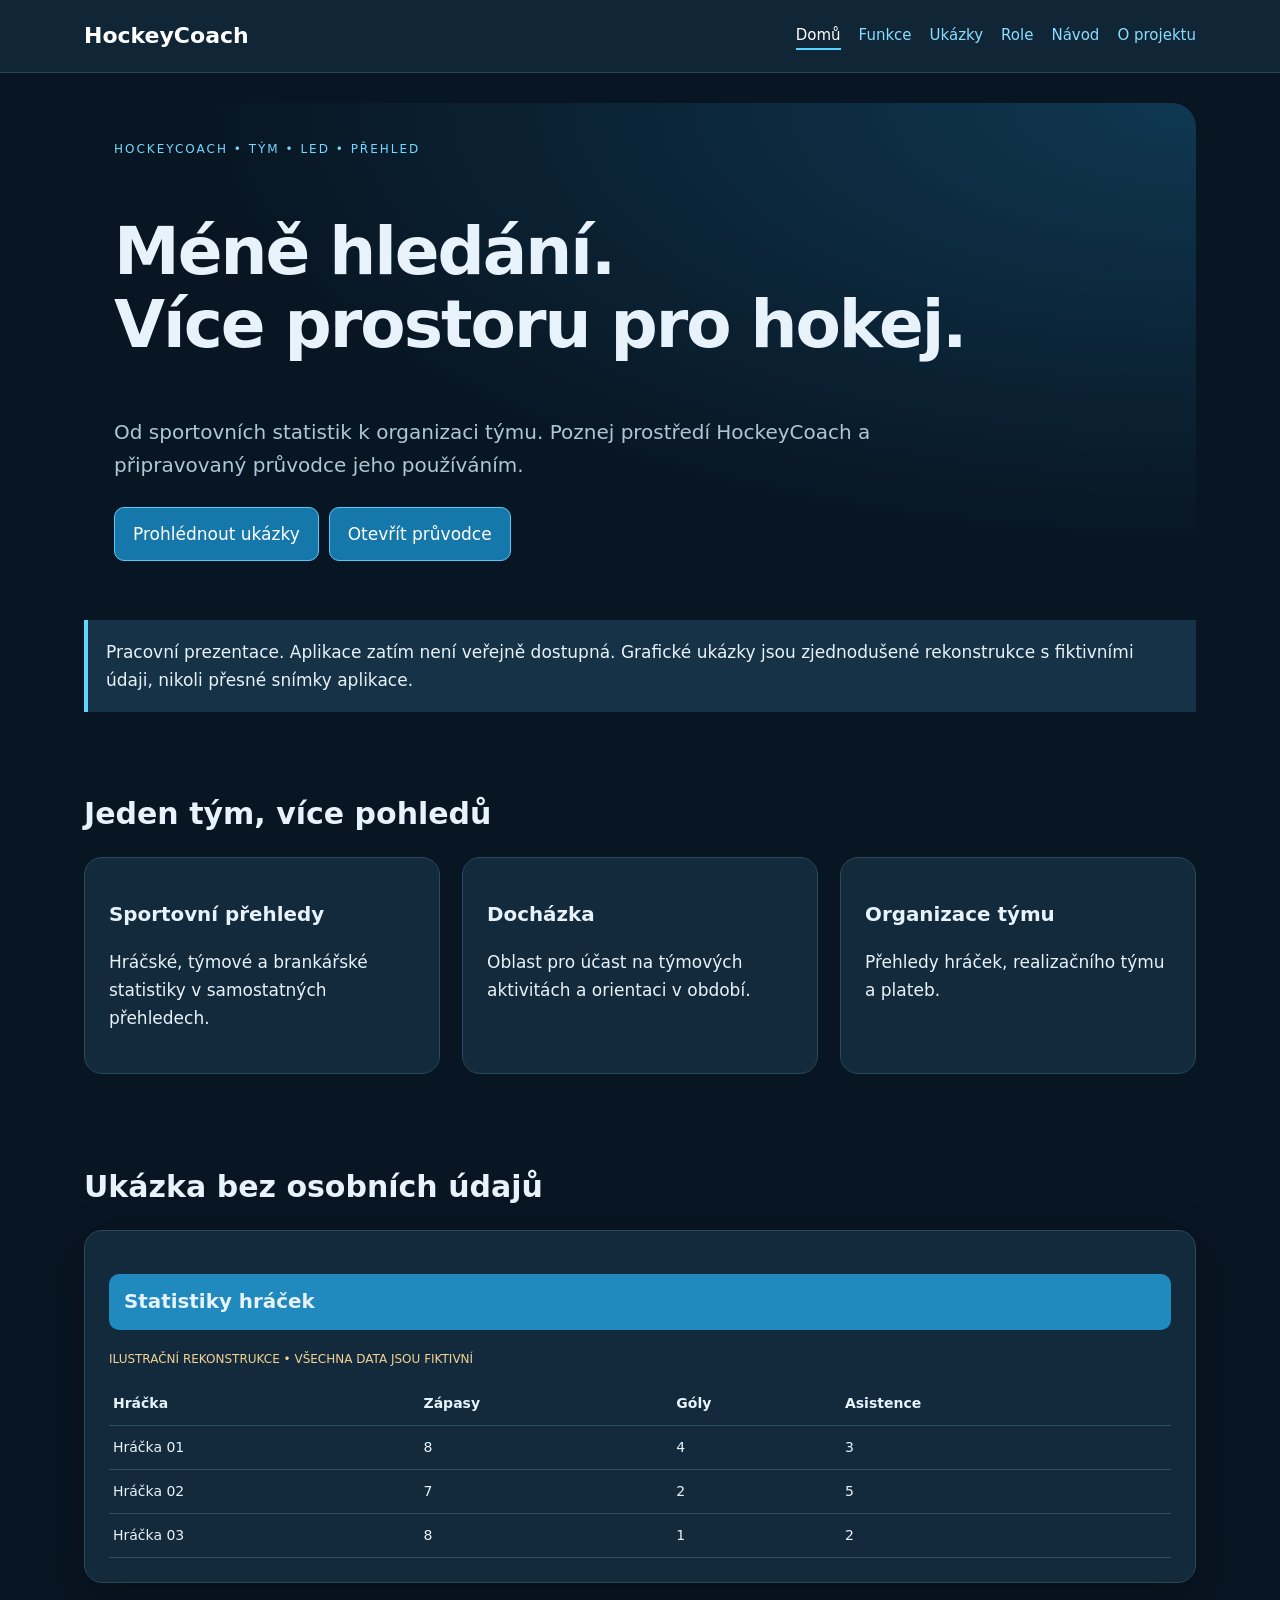
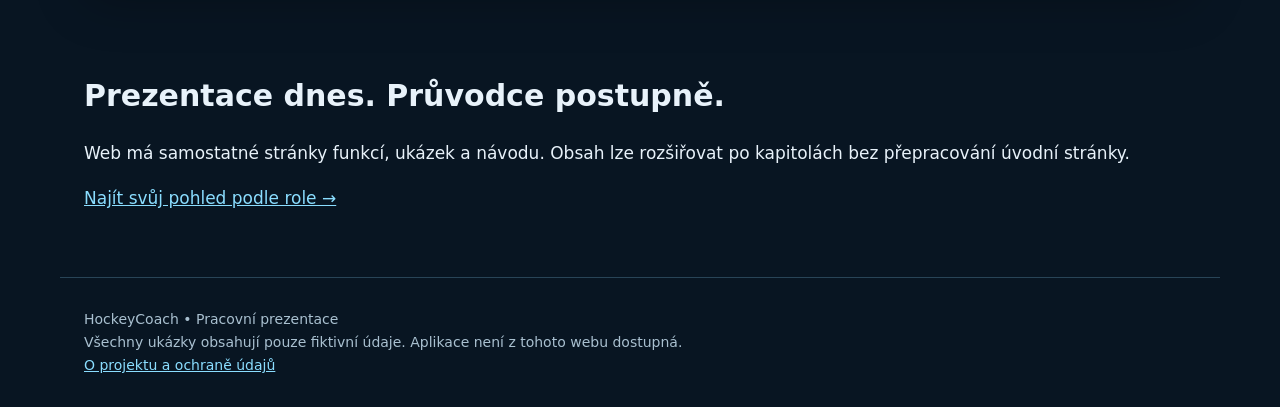
<file: index.html>
<!doctype html><html lang="cs"><head><meta charset="utf-8"><meta name="viewport" content="width=device-width,initial-scale=1"><title>Hokejový tým v přehledu | HockeyCoach</title><meta name="description" content="Pracovní prezentace HockeyCoach s anonymními ilustračními ukázkami a připravovaným návodem."><link rel="stylesheet" href="assets/style.css"><script src="assets/script.js" defer></script></head><body><a class="skip" href="#obsah">Přejít na obsah</a><header><nav aria-label="Hlavní navigace"><a class="brand" href="index.html">HockeyCoach</a><button class="toggle" aria-controls="menu" aria-expanded="false">Menu</button><div class="links" id="menu"><a href="index.html" aria-current="page">Domů</a><a href="funkce.html">Funkce</a><a href="ukazky.html">Ukázky</a><a href="role.html">Role</a><a href="navod.html">Návod</a><a href="o-projektu.html">O projektu</a></div></nav></header><main id="obsah"><section class="hero"><span class="tag">HockeyCoach • tým • led • přehled</span><h1>Méně hledání.<br>Více prostoru pro hokej.</h1><p class="lead">Od sportovních statistik k organizaci týmu. Poznej prostředí HockeyCoach a připravovaný průvodce jeho používáním.</p><a class="button" href="ukazky.html">Prohlédnout ukázky</a><a class="button" href="navod.html">Otevřít průvodce</a></section><div class="note">Pracovní prezentace. Aplikace zatím není veřejně dostupná. Grafické ukázky jsou zjednodušené rekonstrukce s fiktivními údaji, nikoli přesné snímky aplikace.</div><section><h2>Jeden tým, více pohledů</h2><div class="grid"><article class="card"><h3>Sportovní přehledy</h3><p>Hráčské, týmové a brankářské statistiky v samostatných přehledech.</p></article><article class="card"><h3>Docházka</h3><p>Oblast pro účast na týmových aktivitách a orientaci v období.</p></article><article class="card"><h3>Organizace týmu</h3><p>Přehledy hráček, realizačního týmu a plateb.</p></article></div></section><section><h2>Ukázka bez osobních údajů</h2><article class="screen"><h3>Statistiky hráček</h3><p class="demo">ILUSTRAČNÍ REKONSTRUKCE • VŠECHNA DATA JSOU FIKTIVNÍ</p><div class="tablewrap"><table><thead><tr><th scope="col">Hráčka</th><th scope="col">Zápasy</th><th scope="col">Góly</th><th scope="col">Asistence</th></tr></thead><tbody><tr><td>Hráčka 01</td><td>8</td><td>4</td><td>3</td></tr><tr><td>Hráčka 02</td><td>7</td><td>2</td><td>5</td></tr><tr><td>Hráčka 03</td><td>8</td><td>1</td><td>2</td></tr></tbody></table></div></article></section><section><h2>Prezentace dnes. Průvodce postupně.</h2><p>Web má samostatné stránky funkcí, ukázek a návodu. Obsah lze rozšiřovat po kapitolách bez přepracování úvodní stránky.</p><a href="role.html">Najít svůj pohled podle role →</a></section></main><footer>HockeyCoach • Pracovní prezentace<br>Všechny ukázky obsahují pouze fiktivní údaje. Aplikace není z tohoto webu dostupná.<br><a href="o-projektu.html">O projektu a ochraně údajů</a></footer></body></html>
</file>
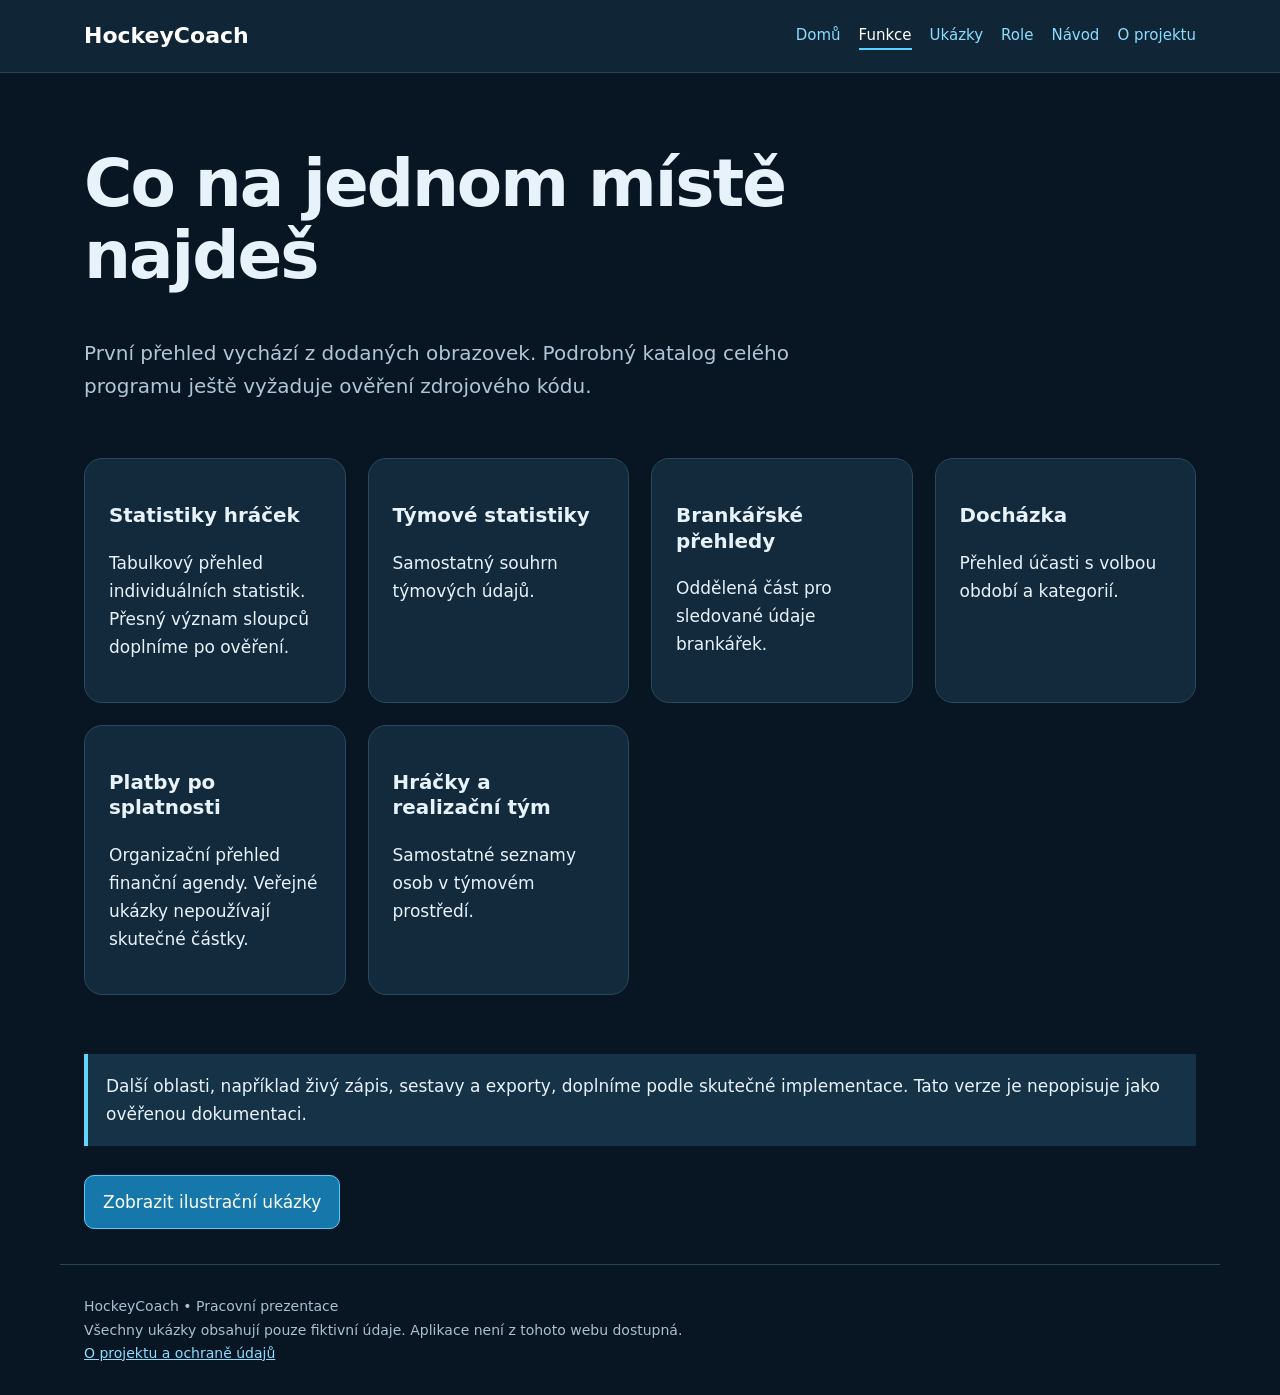
<file: funkce.html>
<!doctype html><html lang="cs"><head><meta charset="utf-8"><meta name="viewport" content="width=device-width,initial-scale=1"><title>Přehled funkcí | HockeyCoach</title><meta name="description" content="Pracovní prezentace HockeyCoach s anonymními ilustračními ukázkami a připravovaným návodem."><link rel="stylesheet" href="assets/style.css"><script src="assets/script.js" defer></script></head><body><a class="skip" href="#obsah">Přejít na obsah</a><header><nav aria-label="Hlavní navigace"><a class="brand" href="index.html">HockeyCoach</a><button class="toggle" aria-controls="menu" aria-expanded="false">Menu</button><div class="links" id="menu"><a href="index.html">Domů</a><a href="funkce.html" aria-current="page">Funkce</a><a href="ukazky.html">Ukázky</a><a href="role.html">Role</a><a href="navod.html">Návod</a><a href="o-projektu.html">O projektu</a></div></nav></header><main id="obsah"><h1>Co na jednom místě najdeš</h1><p class="lead">První přehled vychází z dodaných obrazovek. Podrobný katalog celého programu ještě vyžaduje ověření zdrojového kódu.</p><section><div class="grid"><article class="card"><h3>Statistiky hráček</h3><p>Tabulkový přehled individuálních statistik. Přesný význam sloupců doplníme po ověření.</p></article><article class="card"><h3>Týmové statistiky</h3><p>Samostatný souhrn týmových údajů.</p></article><article class="card"><h3>Brankářské přehledy</h3><p>Oddělená část pro sledované údaje brankářek.</p></article><article class="card"><h3>Docházka</h3><p>Přehled účasti s volbou období a kategorií.</p></article><article class="card"><h3>Platby po splatnosti</h3><p>Organizační přehled finanční agendy. Veřejné ukázky nepoužívají skutečné částky.</p></article><article class="card"><h3>Hráčky a realizační tým</h3><p>Samostatné seznamy osob v týmovém prostředí.</p></article></div></section><div class="note">Další oblasti, například živý zápis, sestavy a exporty, doplníme podle skutečné implementace. Tato verze je nepopisuje jako ověřenou dokumentaci.</div><a class="button" href="ukazky.html">Zobrazit ilustrační ukázky</a></main><footer>HockeyCoach • Pracovní prezentace<br>Všechny ukázky obsahují pouze fiktivní údaje. Aplikace není z tohoto webu dostupná.<br><a href="o-projektu.html">O projektu a ochraně údajů</a></footer></body></html>
</file>
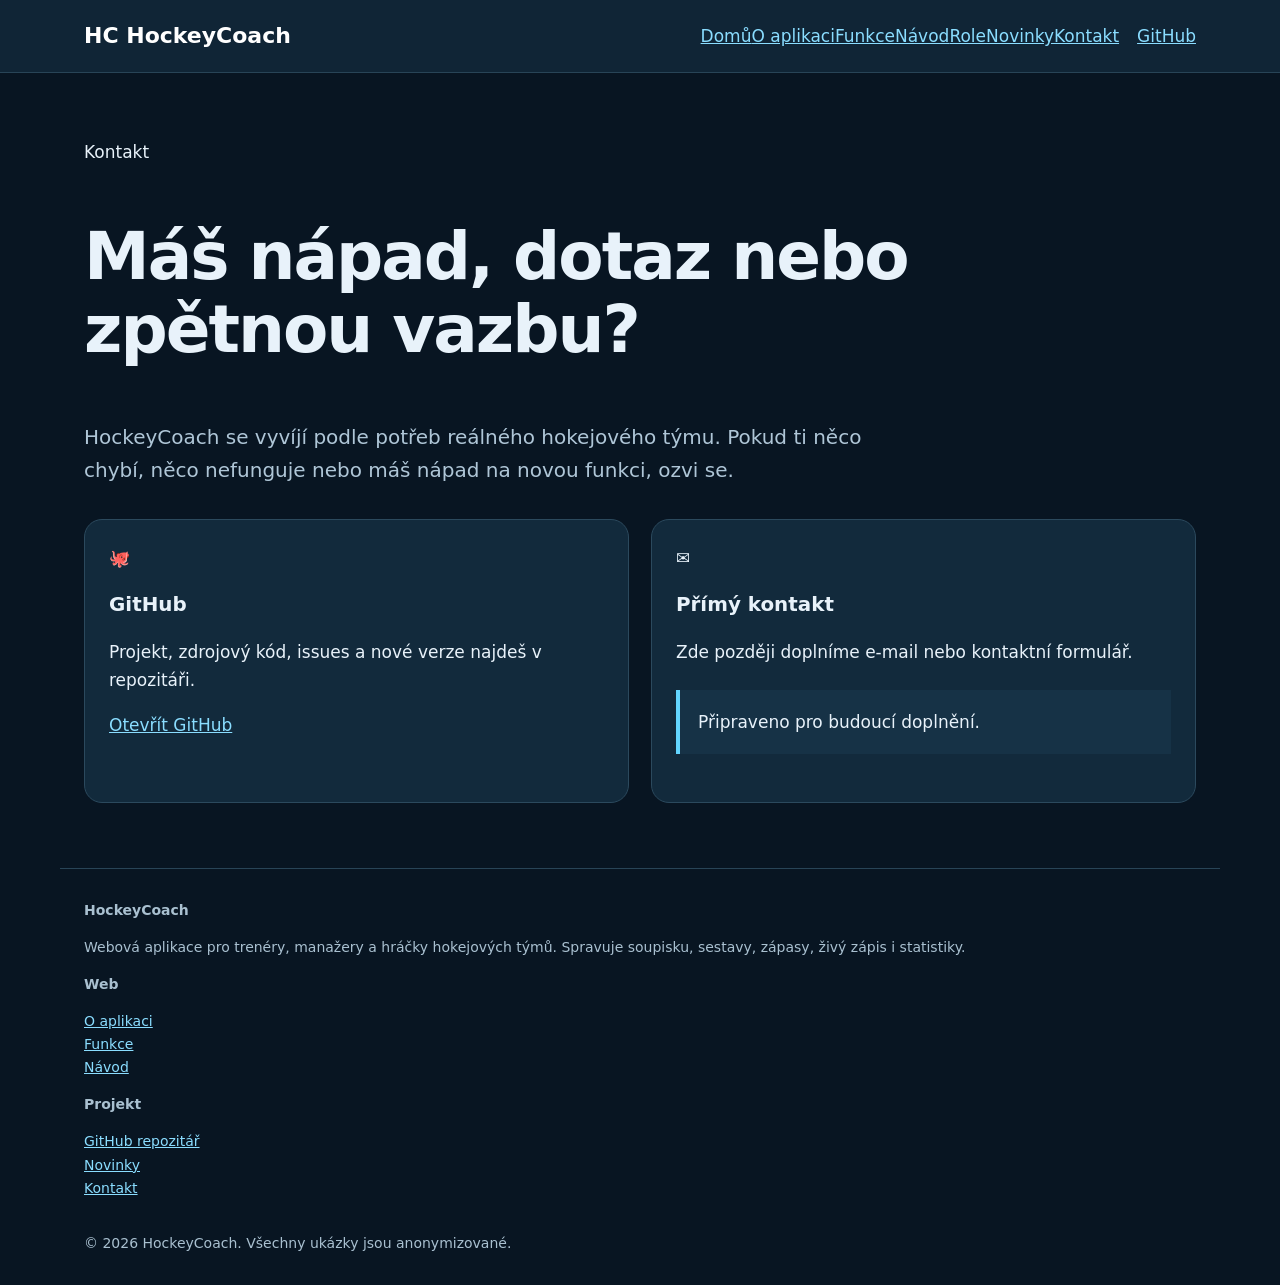
<file: kontakt.html>
<!doctype html><html lang="cs"><head><meta charset="utf-8"><meta name="viewport" content="width=device-width,initial-scale=1"><title>Kontakt | HockeyCoach</title><meta name="description" content="HockeyCoach je webová aplikace pro hokejové trenéry, manažery a hráčky: soupiska, sestavy, zápasy, živý zápis a statistiky."><link rel="stylesheet" href="assets/style.css"></head><body><header><nav class="container nav"><a class="brand" href="index.html"><span class="logo">HC</span> HockeyCoach</a><div class="menu"><a href="index.html" class="">Domů</a><a href="o-aplikaci.html" class="">O aplikaci</a><a href="funkce.html" class="">Funkce</a><a href="navod.html" class="">Návod</a><a href="role.html" class="">Role</a><a href="novinky.html" class="">Novinky</a><a href="kontakt.html" class="active">Kontakt</a></div><a class="btn btn-ghost" href="https://github.com/tomaskreJH/HockeyCoach">GitHub</a></nav></header><main>
<section class="section"><div class="container">
<span class="kicker">Kontakt</span><h1>Máš nápad, dotaz nebo zpětnou vazbu?</h1>
<p class="lead">HockeyCoach se vyvíjí podle potřeb reálného hokejového týmu. Pokud ti něco chybí, něco nefunguje nebo máš nápad na novou funkci, ozvi se.</p>
<div class="grid g2" style="margin-top:2rem">
<div class="card reveal"><div class="icon">🐙</div><h3>GitHub</h3><p>Projekt, zdrojový kód, issues a nové verze najdeš v repozitáři.</p><a class="btn btn-primary" href="https://github.com/tomaskreJH/HockeyCoach">Otevřít GitHub</a></div>
<div class="card reveal"><div class="icon">✉️</div><h3>Přímý kontakt</h3><p>Zde později doplníme e-mail nebo kontaktní formulář.</p><div class="note">Připraveno pro budoucí doplnění.</div></div>
</div></div></section>
</main><footer><div class="container footer-grid">
    <div><strong>HockeyCoach</strong><p>Webová aplikace pro trenéry, manažery a hráčky hokejových týmů. Spravuje soupisku, sestavy, zápasy, živý zápis i statistiky.</p></div>
    <div><strong>Web</strong><p><a href="o-aplikaci.html">O aplikaci</a><br><a href="funkce.html">Funkce</a><br><a href="navod.html">Návod</a></p></div>
    <div><strong>Projekt</strong><p><a href="https://github.com/tomaskreJH/HockeyCoach">GitHub repozitář</a><br><a href="novinky.html">Novinky</a><br><a href="kontakt.html">Kontakt</a></p></div>
    </div><div class="container" style="margin-top:2rem">© 2026 HockeyCoach. Všechny ukázky jsou anonymizované.</div></footer><script src="assets/script.js"></script></body></html>
</file>
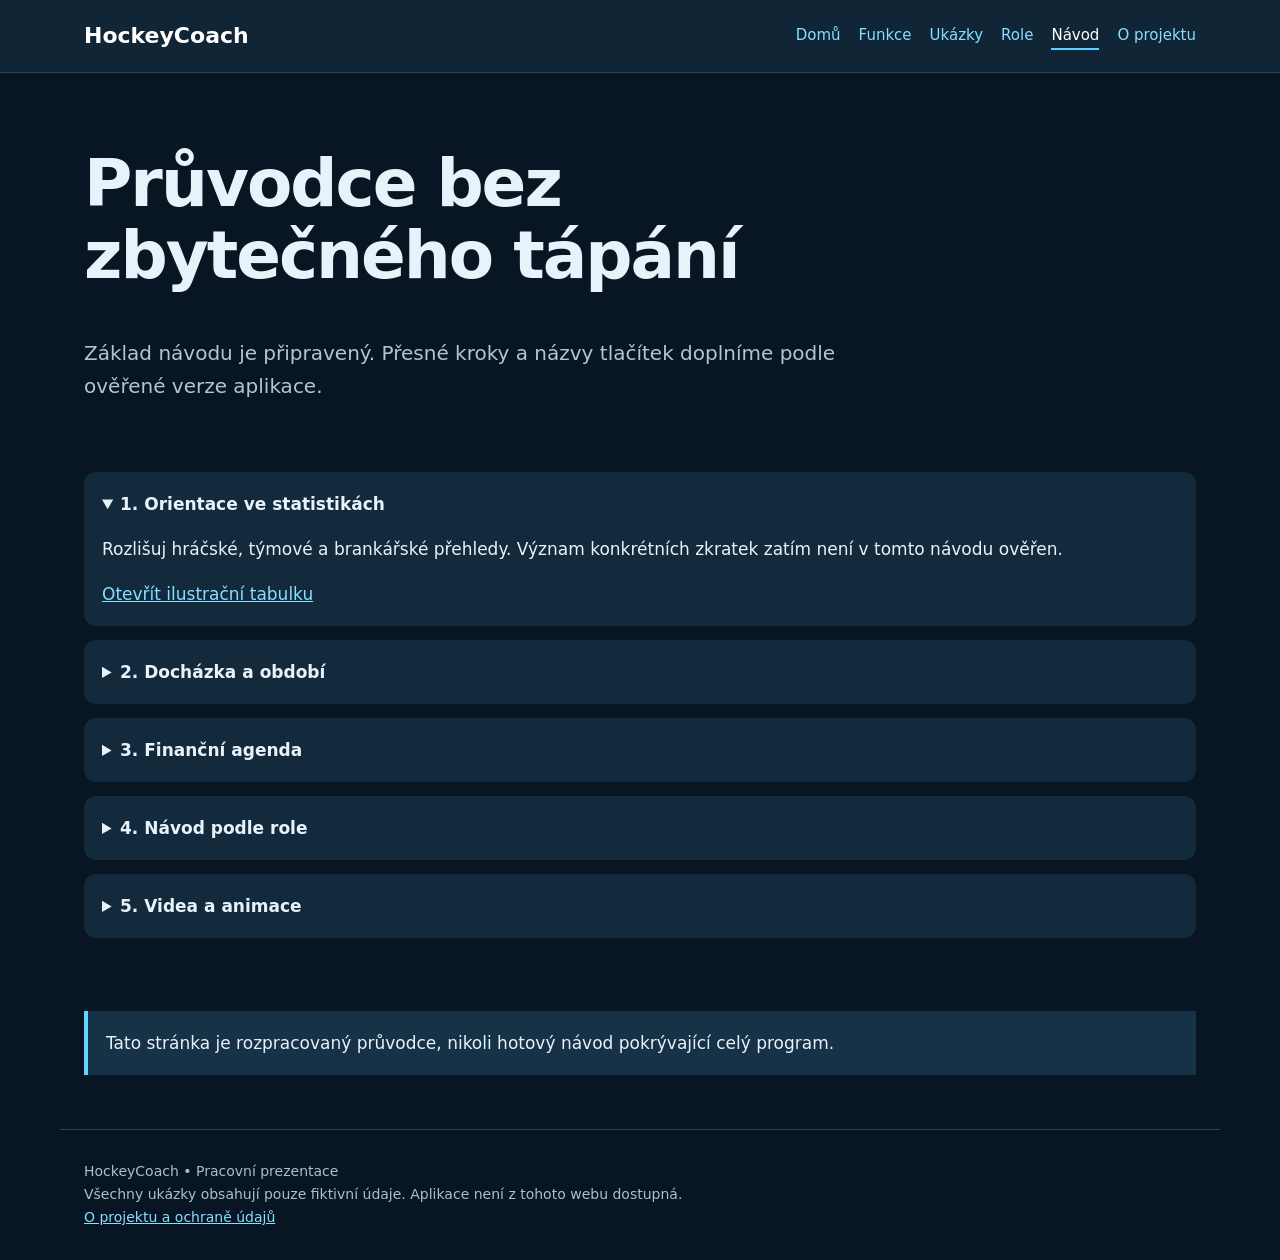
<file: navod.html>
<!doctype html><html lang="cs"><head><meta charset="utf-8"><meta name="viewport" content="width=device-width,initial-scale=1"><title>Grafický návod | HockeyCoach</title><meta name="description" content="Pracovní prezentace HockeyCoach s anonymními ilustračními ukázkami a připravovaným návodem."><link rel="stylesheet" href="assets/style.css"><script src="assets/script.js" defer></script></head><body><a class="skip" href="#obsah">Přejít na obsah</a><header><nav aria-label="Hlavní navigace"><a class="brand" href="index.html">HockeyCoach</a><button class="toggle" aria-controls="menu" aria-expanded="false">Menu</button><div class="links" id="menu"><a href="index.html">Domů</a><a href="funkce.html">Funkce</a><a href="ukazky.html">Ukázky</a><a href="role.html">Role</a><a href="navod.html" aria-current="page">Návod</a><a href="o-projektu.html">O projektu</a></div></nav></header><main id="obsah"><h1>Průvodce bez zbytečného tápání</h1><p class="lead">Základ návodu je připravený. Přesné kroky a názvy tlačítek doplníme podle ověřené verze aplikace.</p><section><details open><summary>1. Orientace ve statistikách</summary><p>Rozlišuj hráčské, týmové a brankářské přehledy. Význam konkrétních zkratek zatím není v tomto návodu ověřen.</p><a href="ukazky.html">Otevřít ilustrační tabulku</a></details><details><summary>2. Docházka a období</summary><p>Docházka má vlastní přehled. Při interpretaci údajů je důležité sledovat zobrazené období. Přesný postup změny filtru ještě doplníme.</p></details><details><summary>3. Finanční agenda</summary><p>Platební přehledy odděluj od sportovních statistik. Částky v ukázkách jsou modelové a neslouží jako účetní podklad.</p></details><details><summary>4. Návod podle role</summary><p>Kapitoly pro manažera, trenéra, asistenta, hráčku a hostující hráčku budeme navazovat na skutečná oprávnění.</p><a href="role.html">Přehled rolí</a></details><details><summary>5. Videa a animace</summary><p>V budoucnu mohou doplnit složitější postupy. V této verzi nejsou vložená videa ani záznamy skutečných dat.</p></details></section><div class="note">Tato stránka je rozpracovaný průvodce, nikoli hotový návod pokrývající celý program.</div></main><footer>HockeyCoach • Pracovní prezentace<br>Všechny ukázky obsahují pouze fiktivní údaje. Aplikace není z tohoto webu dostupná.<br><a href="o-projektu.html">O projektu a ochraně údajů</a></footer></body></html>
</file>
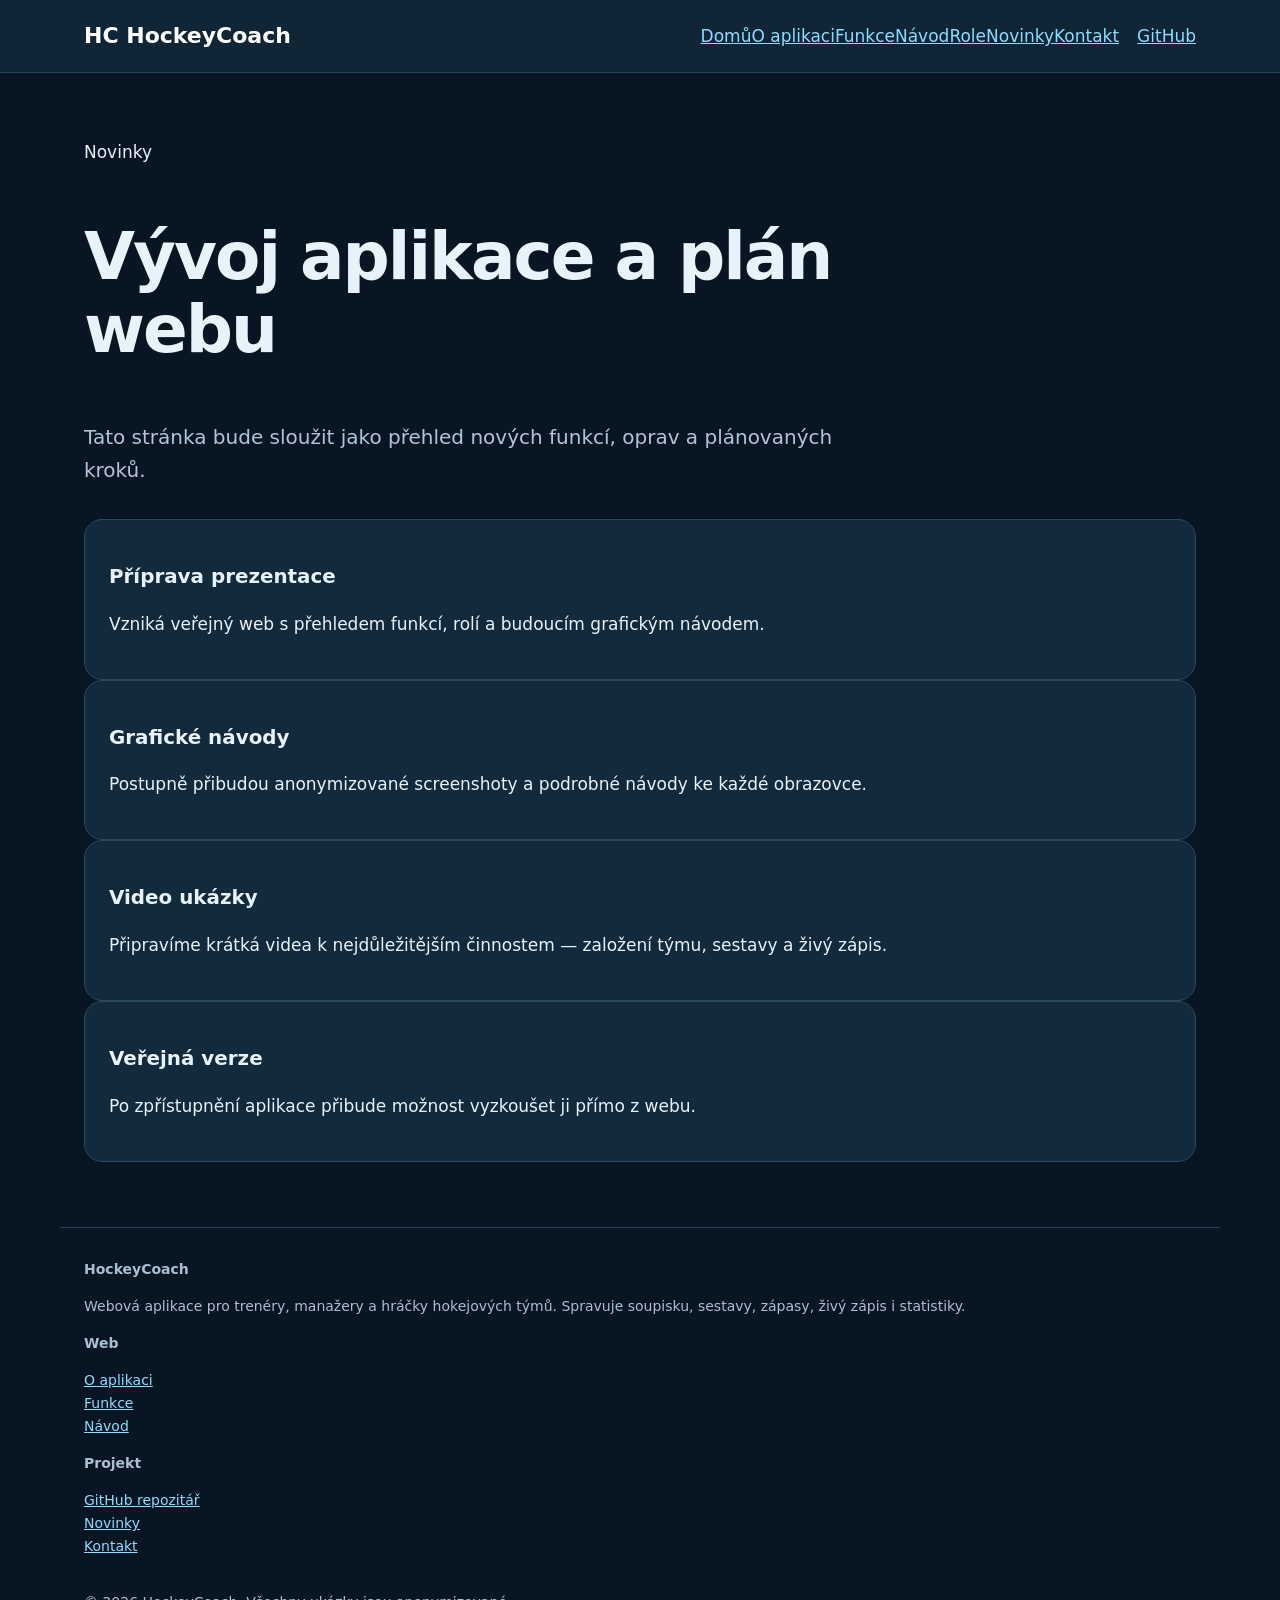
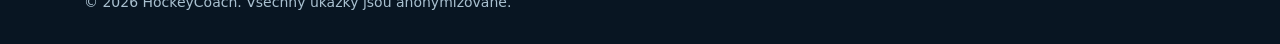
<file: novinky.html>
<!doctype html><html lang="cs"><head><meta charset="utf-8"><meta name="viewport" content="width=device-width,initial-scale=1"><title>Novinky a plán | HockeyCoach</title><meta name="description" content="HockeyCoach je webová aplikace pro hokejové trenéry, manažery a hráčky: soupiska, sestavy, zápasy, živý zápis a statistiky."><link rel="stylesheet" href="assets/style.css"></head><body><header><nav class="container nav"><a class="brand" href="index.html"><span class="logo">HC</span> HockeyCoach</a><div class="menu"><a href="index.html" class="">Domů</a><a href="o-aplikaci.html" class="">O aplikaci</a><a href="funkce.html" class="">Funkce</a><a href="navod.html" class="">Návod</a><a href="role.html" class="">Role</a><a href="novinky.html" class="active">Novinky</a><a href="kontakt.html" class="">Kontakt</a></div><a class="btn btn-ghost" href="https://github.com/tomaskreJH/HockeyCoach">GitHub</a></nav></header><main>
<section class="section"><div class="container">
<span class="kicker">Novinky</span><h1>Vývoj aplikace a plán webu</h1>
<p class="lead">Tato stránka bude sloužit jako přehled nových funkcí, oprav a plánovaných kroků.</p>
<div class="timeline" style="margin-top:2rem">
<div class="timeline-item card reveal"><h3>Příprava prezentace</h3><p>Vzniká veřejný web s přehledem funkcí, rolí a budoucím grafickým návodem.</p></div>
<div class="timeline-item card reveal"><h3>Grafické návody</h3><p>Postupně přibudou anonymizované screenshoty a podrobné návody ke každé obrazovce.</p></div>
<div class="timeline-item card reveal"><h3>Video ukázky</h3><p>Připravíme krátká videa k nejdůležitějším činnostem — založení týmu, sestavy a živý zápis.</p></div>
<div class="timeline-item card reveal"><h3>Veřejná verze</h3><p>Po zpřístupnění aplikace přibude možnost vyzkoušet ji přímo z webu.</p></div>
</div></div></section>
</main><footer><div class="container footer-grid">
    <div><strong>HockeyCoach</strong><p>Webová aplikace pro trenéry, manažery a hráčky hokejových týmů. Spravuje soupisku, sestavy, zápasy, živý zápis i statistiky.</p></div>
    <div><strong>Web</strong><p><a href="o-aplikaci.html">O aplikaci</a><br><a href="funkce.html">Funkce</a><br><a href="navod.html">Návod</a></p></div>
    <div><strong>Projekt</strong><p><a href="https://github.com/tomaskreJH/HockeyCoach">GitHub repozitář</a><br><a href="novinky.html">Novinky</a><br><a href="kontakt.html">Kontakt</a></p></div>
    </div><div class="container" style="margin-top:2rem">© 2026 HockeyCoach. Všechny ukázky jsou anonymizované.</div></footer><script src="assets/script.js"></script></body></html>
</file>
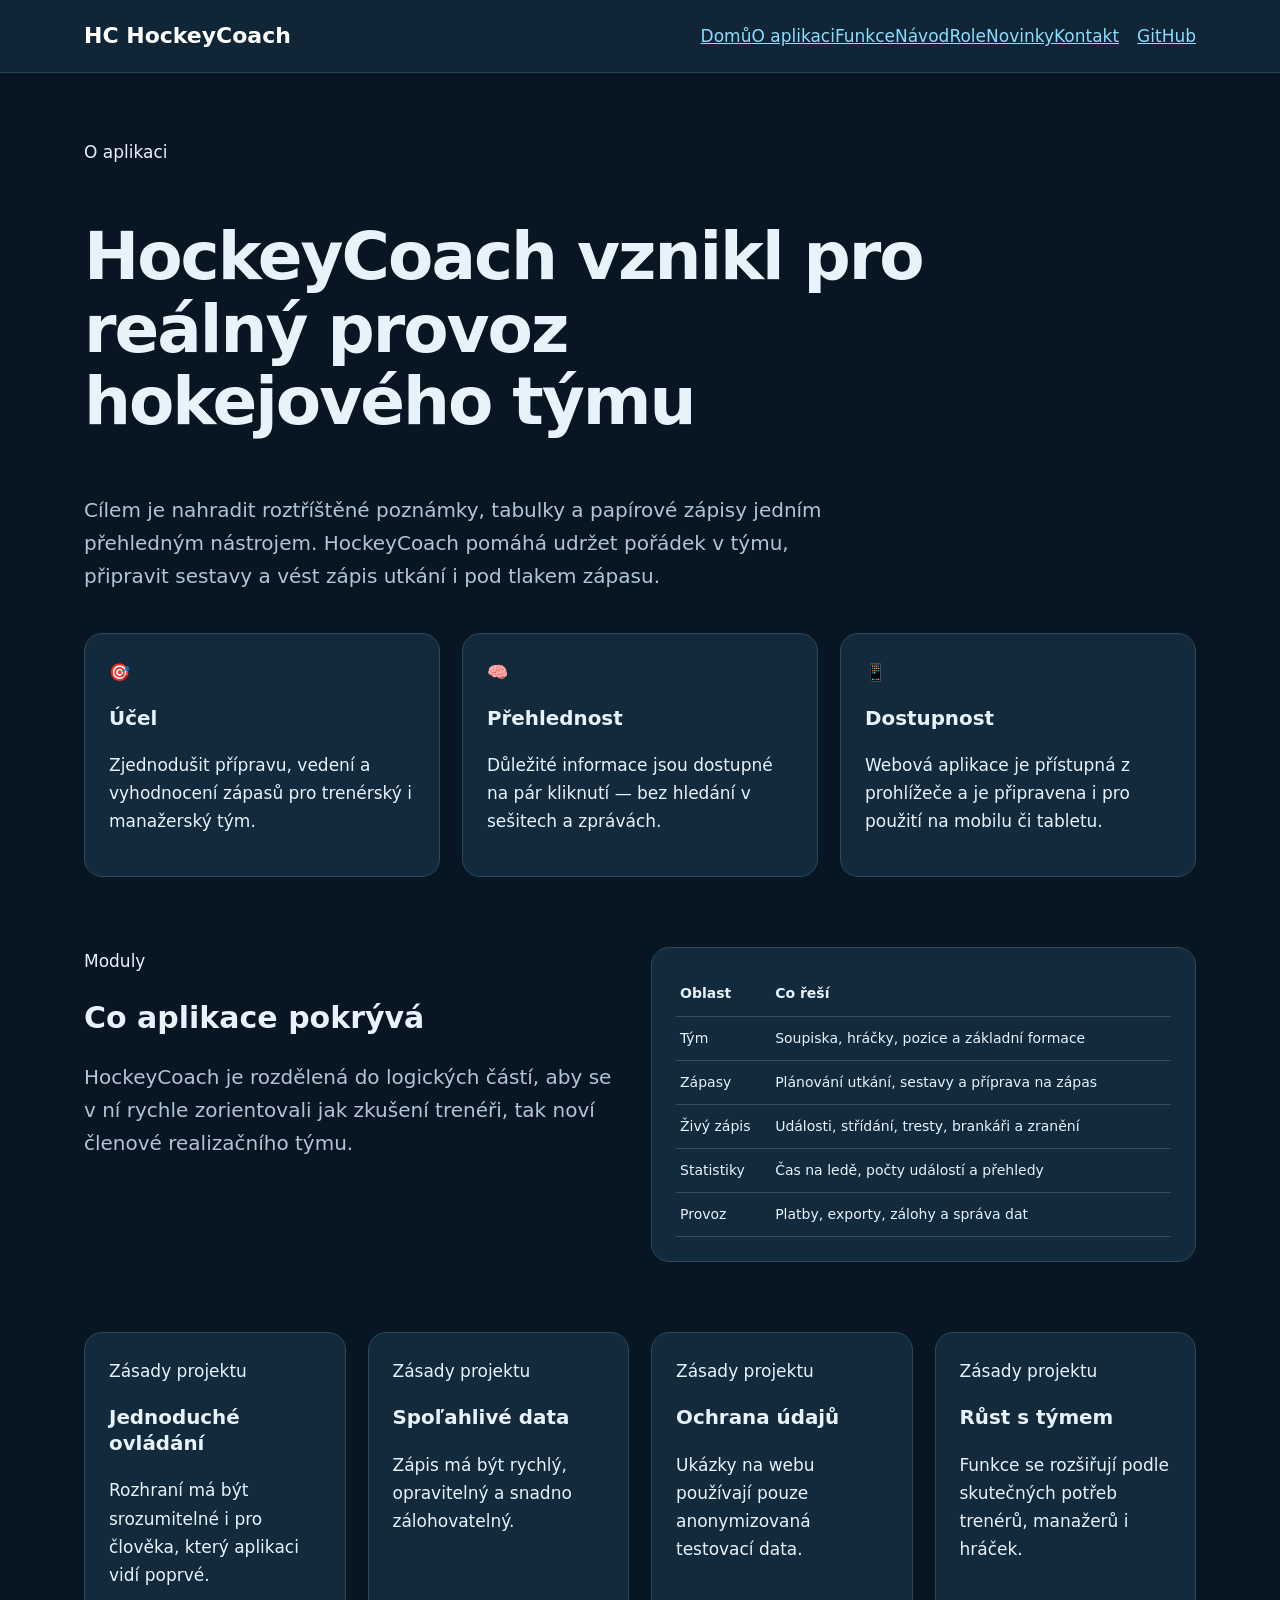
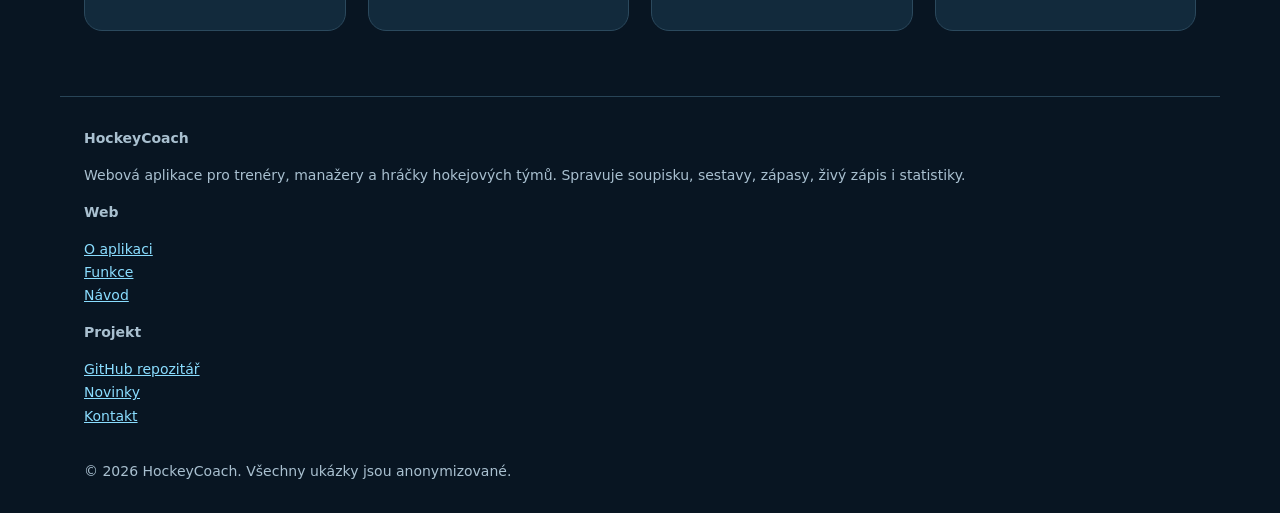
<file: o-aplikaci.html>
<!doctype html><html lang="cs"><head><meta charset="utf-8"><meta name="viewport" content="width=device-width,initial-scale=1"><title>O aplikaci | HockeyCoach</title><meta name="description" content="HockeyCoach je webová aplikace pro hokejové trenéry, manažery a hráčky: soupiska, sestavy, zápasy, živý zápis a statistiky."><link rel="stylesheet" href="assets/style.css"></head><body><header><nav class="container nav"><a class="brand" href="index.html"><span class="logo">HC</span> HockeyCoach</a><div class="menu"><a href="index.html" class="">Domů</a><a href="o-aplikaci.html" class="active">O aplikaci</a><a href="funkce.html" class="">Funkce</a><a href="navod.html" class="">Návod</a><a href="role.html" class="">Role</a><a href="novinky.html" class="">Novinky</a><a href="kontakt.html" class="">Kontakt</a></div><a class="btn btn-ghost" href="https://github.com/tomaskreJH/HockeyCoach">GitHub</a></nav></header><main>
<section class="section"><div class="container">
<span class="kicker">O aplikaci</span><h1>HockeyCoach vznikl pro reálný provoz hokejového týmu</h1>
<p class="lead">Cílem je nahradit roztříštěné poznámky, tabulky a papírové zápisy jedním přehledným nástrojem. HockeyCoach pomáhá udržet pořádek v týmu, připravit sestavy a vést zápis utkání i pod tlakem zápasu.</p>
<div class="grid g3" style="margin-top:2.5rem">
<div class="card reveal"><div class="icon">🎯</div><h3>Účel</h3><p>Zjednodušit přípravu, vedení a vyhodnocení zápasů pro trenérský i manažerský tým.</p></div>
<div class="card reveal"><div class="icon">🧠</div><h3>Přehlednost</h3><p>Důležité informace jsou dostupné na pár kliknutí — bez hledání v sešitech a zprávách.</p></div>
<div class="card reveal"><div class="icon">📱</div><h3>Dostupnost</h3><p>Webová aplikace je přístupná z prohlížeče a je připravena i pro použití na mobilu či tabletu.</p></div>
</div></div></section>

<section class="section section-alt"><div class="container grid g2">
<div class="reveal"><span class="kicker">Moduly</span><h2>Co aplikace pokrývá</h2><p class="lead">HockeyCoach je rozdělená do logických částí, aby se v ní rychle zorientovali jak zkušení trenéři, tak noví členové realizačního týmu.</p></div>
<div class="card reveal"><table><tr><th>Oblast</th><th>Co řeší</th></tr>
<tr><td>Tým</td><td>Soupiska, hráčky, pozice a základní formace</td></tr>
<tr><td>Zápasy</td><td>Plánování utkání, sestavy a příprava na zápas</td></tr>
<tr><td>Živý zápis</td><td>Události, střídání, tresty, brankáři a zranění</td></tr>
<tr><td>Statistiky</td><td>Čas na ledě, počty událostí a přehledy</td></tr>
<tr><td>Provoz</td><td>Platby, exporty, zálohy a správa dat</td></tr></table></div>
</div></section>

<section class="section"><div class="container grid g2">
<div class="card reveal"><div class="kicker">Zásady projektu</div><h3>Jednoduché ovládání</h3><p>Rozhraní má být srozumitelné i pro člověka, který aplikaci vidí poprvé.</p></div>
<div class="card reveal"><div class="kicker">Zásady projektu</div><h3>Spoľahlivé data</h3><p>Zápis má být rychlý, opravitelný a snadno zálohovatelný.</p></div>
<div class="card reveal"><div class="kicker">Zásady projektu</div><h3>Ochrana údajů</h3><p>Ukázky na webu používají pouze anonymizovaná testovací data.</p></div>
<div class="card reveal"><div class="kicker">Zásady projektu</div><h3>Růst s týmem</h3><p>Funkce se rozšiřují podle skutečných potřeb trenérů, manažerů i hráček.</p></div>
</div></section>
</main><footer><div class="container footer-grid">
    <div><strong>HockeyCoach</strong><p>Webová aplikace pro trenéry, manažery a hráčky hokejových týmů. Spravuje soupisku, sestavy, zápasy, živý zápis i statistiky.</p></div>
    <div><strong>Web</strong><p><a href="o-aplikaci.html">O aplikaci</a><br><a href="funkce.html">Funkce</a><br><a href="navod.html">Návod</a></p></div>
    <div><strong>Projekt</strong><p><a href="https://github.com/tomaskreJH/HockeyCoach">GitHub repozitář</a><br><a href="novinky.html">Novinky</a><br><a href="kontakt.html">Kontakt</a></p></div>
    </div><div class="container" style="margin-top:2rem">© 2026 HockeyCoach. Všechny ukázky jsou anonymizované.</div></footer><script src="assets/script.js"></script></body></html>
</file>
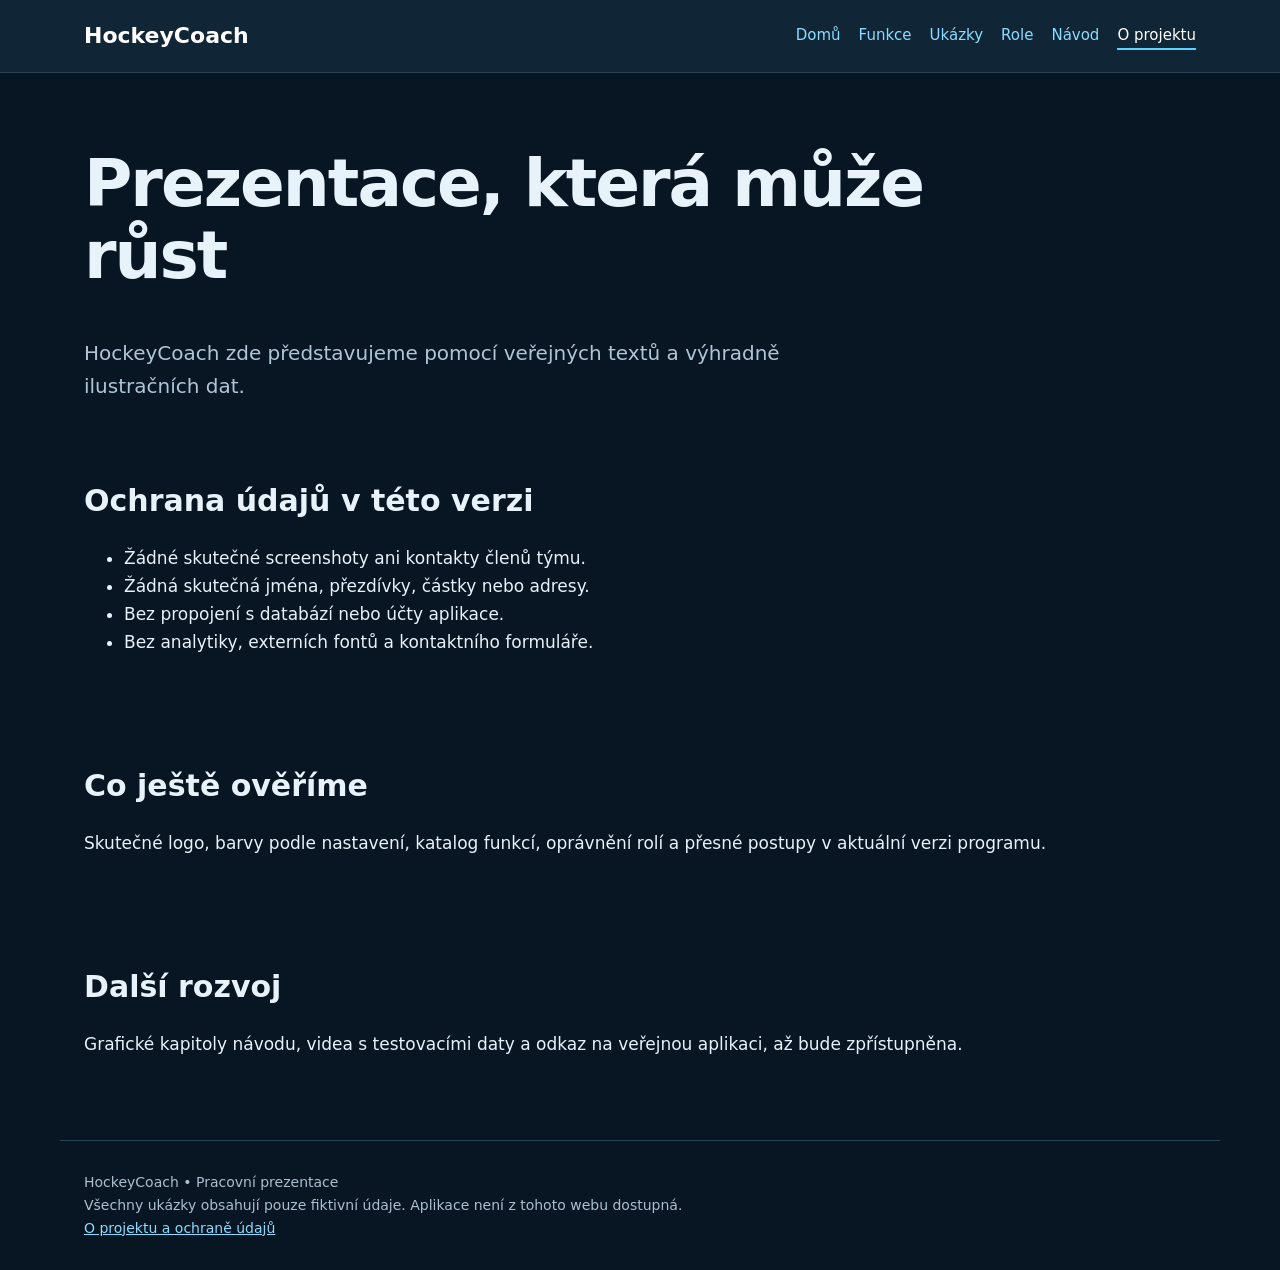
<file: o-projektu.html>
<!doctype html><html lang="cs"><head><meta charset="utf-8"><meta name="viewport" content="width=device-width,initial-scale=1"><title>O projektu a ochraně údajů | HockeyCoach</title><meta name="description" content="Pracovní prezentace HockeyCoach s anonymními ilustračními ukázkami a připravovaným návodem."><link rel="stylesheet" href="assets/style.css"><script src="assets/script.js" defer></script></head><body><a class="skip" href="#obsah">Přejít na obsah</a><header><nav aria-label="Hlavní navigace"><a class="brand" href="index.html">HockeyCoach</a><button class="toggle" aria-controls="menu" aria-expanded="false">Menu</button><div class="links" id="menu"><a href="index.html">Domů</a><a href="funkce.html">Funkce</a><a href="ukazky.html">Ukázky</a><a href="role.html">Role</a><a href="navod.html">Návod</a><a href="o-projektu.html" aria-current="page">O projektu</a></div></nav></header><main id="obsah"><h1>Prezentace, která může růst</h1><p class="lead">HockeyCoach zde představujeme pomocí veřejných textů a výhradně ilustračních dat.</p><section><h2>Ochrana údajů v této verzi</h2><ul><li>Žádné skutečné screenshoty ani kontakty členů týmu.</li><li>Žádná skutečná jména, přezdívky, částky nebo adresy.</li><li>Bez propojení s databází nebo účty aplikace.</li><li>Bez analytiky, externích fontů a kontaktního formuláře.</li></ul></section><section><h2>Co ještě ověříme</h2><p>Skutečné logo, barvy podle nastavení, katalog funkcí, oprávnění rolí a přesné postupy v aktuální verzi programu.</p></section><section><h2>Další rozvoj</h2><p>Grafické kapitoly návodu, videa s testovacími daty a odkaz na veřejnou aplikaci, až bude zpřístupněna.</p></section></main><footer>HockeyCoach • Pracovní prezentace<br>Všechny ukázky obsahují pouze fiktivní údaje. Aplikace není z tohoto webu dostupná.<br><a href="o-projektu.html">O projektu a ochraně údajů</a></footer></body></html>
</file>
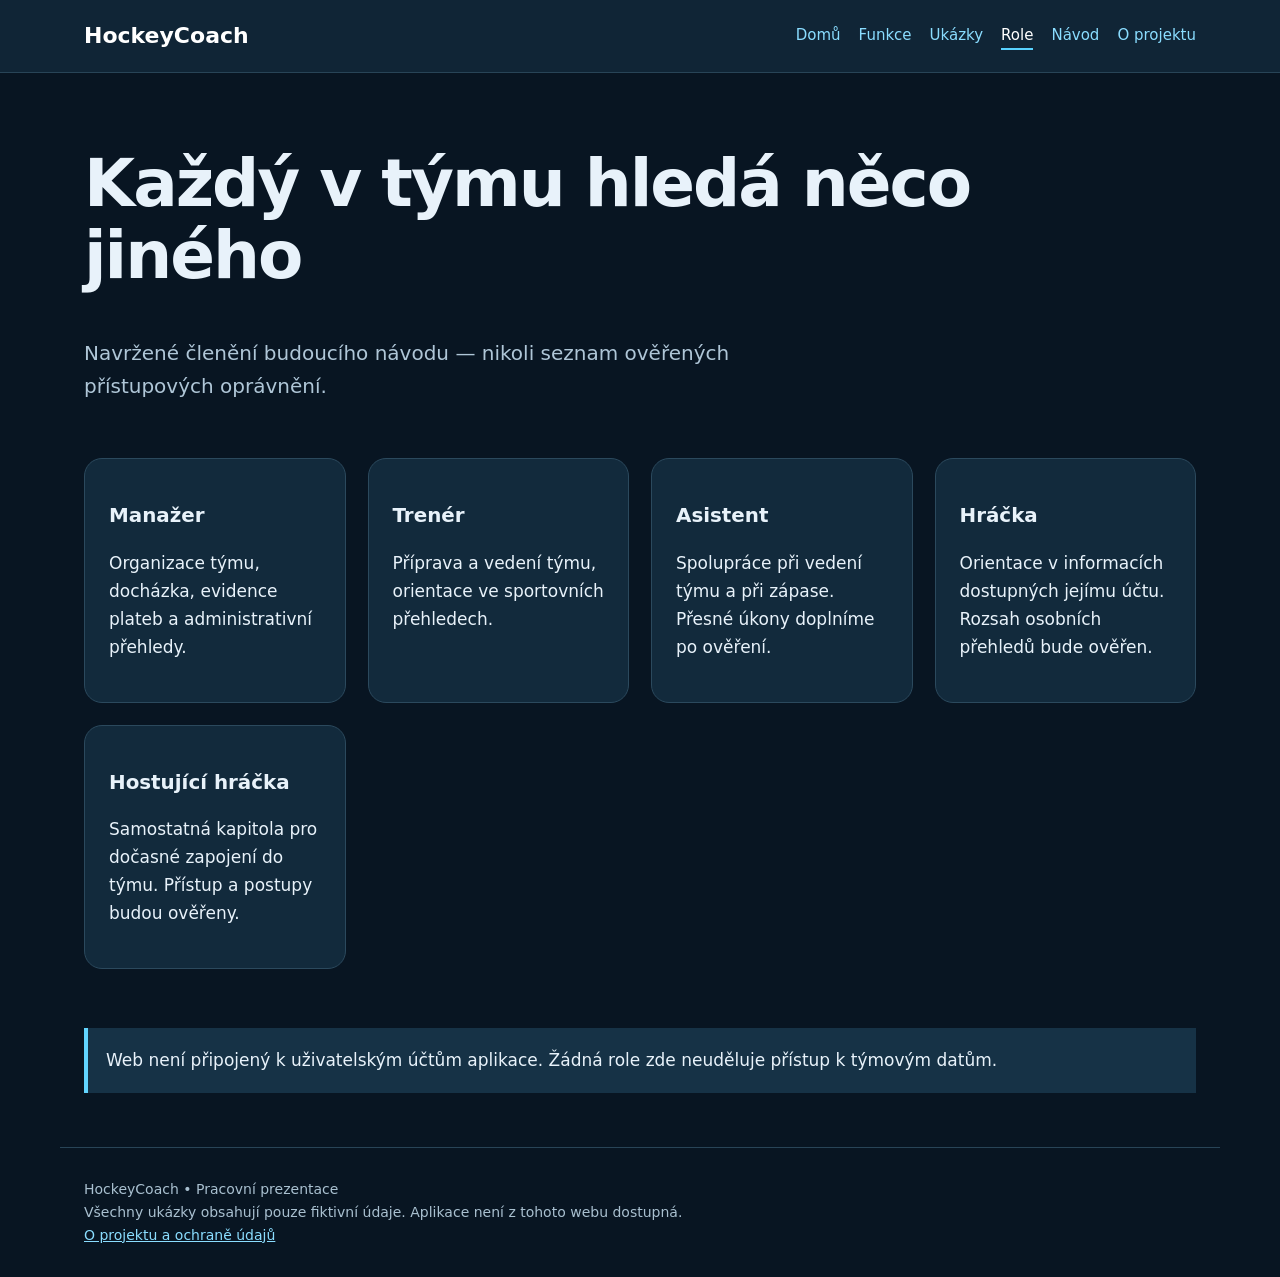
<file: role.html>
<!doctype html><html lang="cs"><head><meta charset="utf-8"><meta name="viewport" content="width=device-width,initial-scale=1"><title>Průvodce podle rolí | HockeyCoach</title><meta name="description" content="Pracovní prezentace HockeyCoach s anonymními ilustračními ukázkami a připravovaným návodem."><link rel="stylesheet" href="assets/style.css"><script src="assets/script.js" defer></script></head><body><a class="skip" href="#obsah">Přejít na obsah</a><header><nav aria-label="Hlavní navigace"><a class="brand" href="index.html">HockeyCoach</a><button class="toggle" aria-controls="menu" aria-expanded="false">Menu</button><div class="links" id="menu"><a href="index.html">Domů</a><a href="funkce.html">Funkce</a><a href="ukazky.html">Ukázky</a><a href="role.html" aria-current="page">Role</a><a href="navod.html">Návod</a><a href="o-projektu.html">O projektu</a></div></nav></header><main id="obsah"><h1>Každý v týmu hledá něco jiného</h1><p class="lead">Navržené členění budoucího návodu — nikoli seznam ověřených přístupových oprávnění.</p><section><div class="grid"><article class="card"><h3>Manažer</h3><p>Organizace týmu, docházka, evidence plateb a administrativní přehledy.</p></article><article class="card"><h3>Trenér</h3><p>Příprava a vedení týmu, orientace ve sportovních přehledech.</p></article><article class="card"><h3>Asistent</h3><p>Spolupráce při vedení týmu a při zápase. Přesné úkony doplníme po ověření.</p></article><article class="card"><h3>Hráčka</h3><p>Orientace v informacích dostupných jejímu účtu. Rozsah osobních přehledů bude ověřen.</p></article><article class="card"><h3>Hostující hráčka</h3><p>Samostatná kapitola pro dočasné zapojení do týmu. Přístup a postupy budou ověřeny.</p></article></div></section><div class="note">Web není připojený k uživatelským účtům aplikace. Žádná role zde neuděluje přístup k týmovým datům.</div></main><footer>HockeyCoach • Pracovní prezentace<br>Všechny ukázky obsahují pouze fiktivní údaje. Aplikace není z tohoto webu dostupná.<br><a href="o-projektu.html">O projektu a ochraně údajů</a></footer></body></html>
</file>
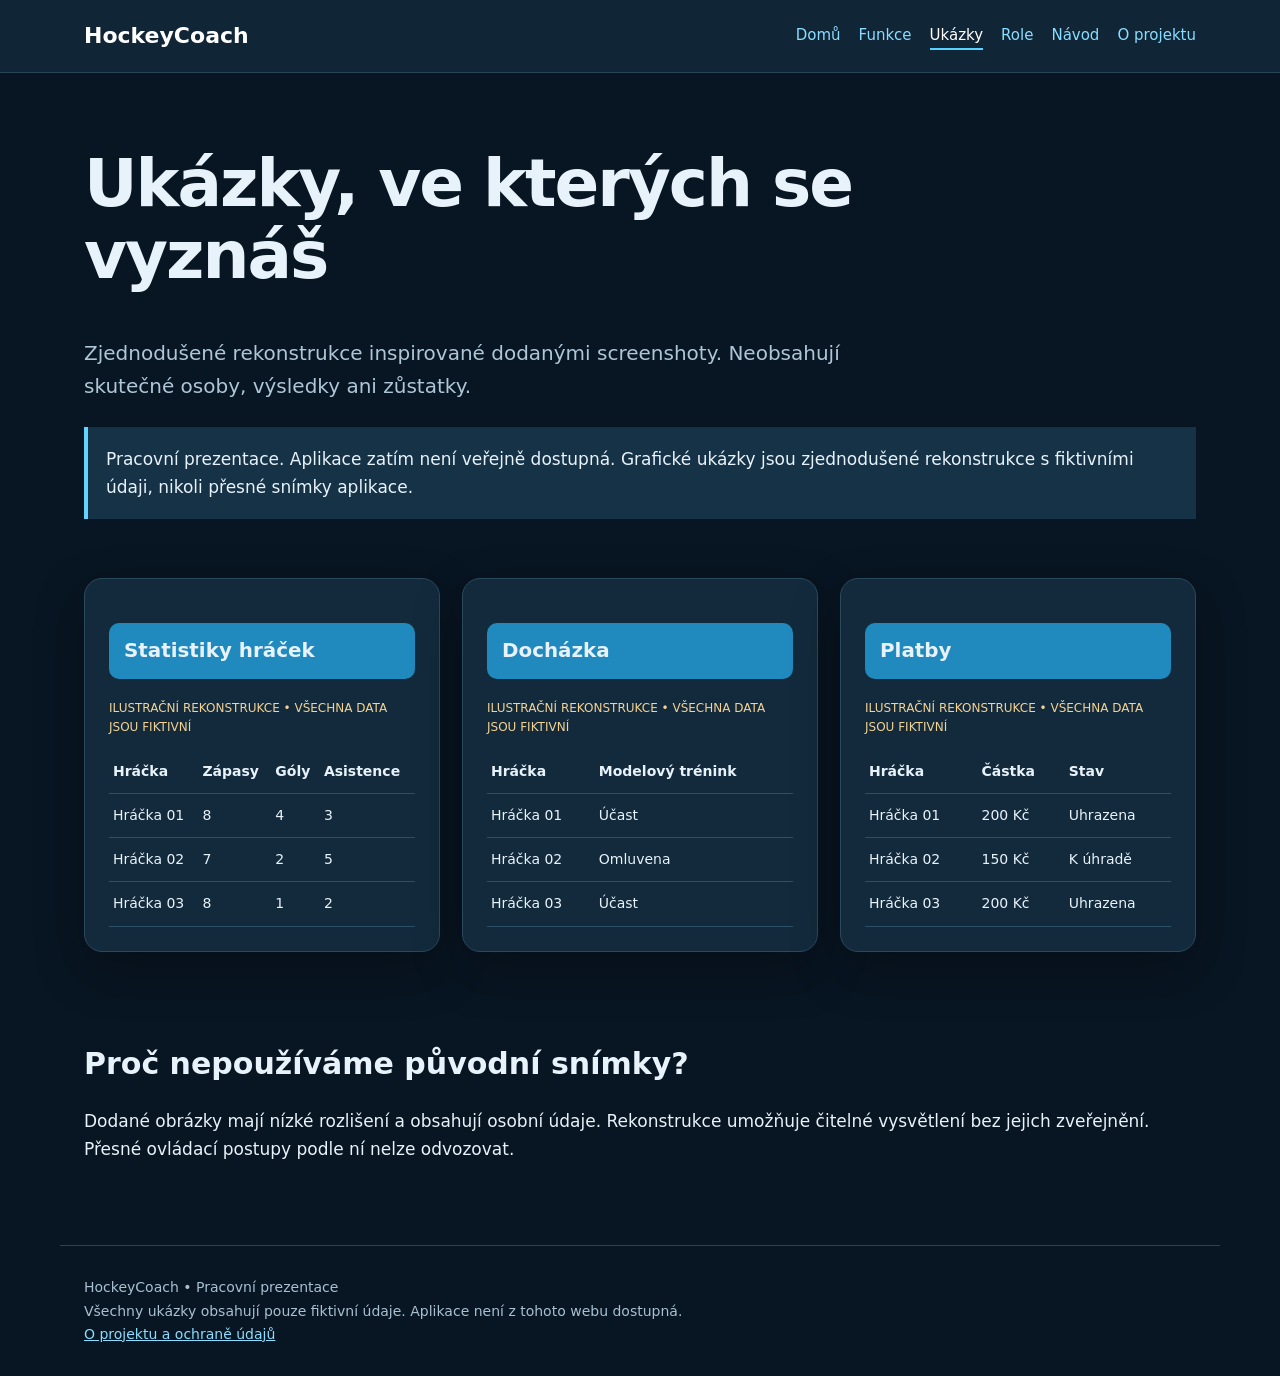
<file: ukazky.html>
<!doctype html><html lang="cs"><head><meta charset="utf-8"><meta name="viewport" content="width=device-width,initial-scale=1"><title>Grafické ukázky | HockeyCoach</title><meta name="description" content="Pracovní prezentace HockeyCoach s anonymními ilustračními ukázkami a připravovaným návodem."><link rel="stylesheet" href="assets/style.css"><script src="assets/script.js" defer></script></head><body><a class="skip" href="#obsah">Přejít na obsah</a><header><nav aria-label="Hlavní navigace"><a class="brand" href="index.html">HockeyCoach</a><button class="toggle" aria-controls="menu" aria-expanded="false">Menu</button><div class="links" id="menu"><a href="index.html">Domů</a><a href="funkce.html">Funkce</a><a href="ukazky.html" aria-current="page">Ukázky</a><a href="role.html">Role</a><a href="navod.html">Návod</a><a href="o-projektu.html">O projektu</a></div></nav></header><main id="obsah"><h1>Ukázky, ve kterých se vyznáš</h1><p class="lead">Zjednodušené rekonstrukce inspirované dodanými screenshoty. Neobsahují skutečné osoby, výsledky ani zůstatky.</p><div class="note">Pracovní prezentace. Aplikace zatím není veřejně dostupná. Grafické ukázky jsou zjednodušené rekonstrukce s fiktivními údaji, nikoli přesné snímky aplikace.</div><section><div class="grid"><article class="screen"><h3>Statistiky hráček</h3><p class="demo">ILUSTRAČNÍ REKONSTRUKCE • VŠECHNA DATA JSOU FIKTIVNÍ</p><div class="tablewrap"><table><thead><tr><th scope="col">Hráčka</th><th scope="col">Zápasy</th><th scope="col">Góly</th><th scope="col">Asistence</th></tr></thead><tbody><tr><td>Hráčka 01</td><td>8</td><td>4</td><td>3</td></tr><tr><td>Hráčka 02</td><td>7</td><td>2</td><td>5</td></tr><tr><td>Hráčka 03</td><td>8</td><td>1</td><td>2</td></tr></tbody></table></div></article><article class="screen"><h3>Docházka</h3><p class="demo">ILUSTRAČNÍ REKONSTRUKCE • VŠECHNA DATA JSOU FIKTIVNÍ</p><div class="tablewrap"><table><thead><tr><th scope="col">Hráčka</th><th scope="col">Modelový trénink</th></tr></thead><tbody><tr><td>Hráčka 01</td><td>Účast</td></tr><tr><td>Hráčka 02</td><td>Omluvena</td></tr><tr><td>Hráčka 03</td><td>Účast</td></tr></tbody></table></div></article><article class="screen"><h3>Platby</h3><p class="demo">ILUSTRAČNÍ REKONSTRUKCE • VŠECHNA DATA JSOU FIKTIVNÍ</p><div class="tablewrap"><table><thead><tr><th scope="col">Hráčka</th><th scope="col">Částka</th><th scope="col">Stav</th></tr></thead><tbody><tr><td>Hráčka 01</td><td>200 Kč</td><td>Uhrazena</td></tr><tr><td>Hráčka 02</td><td>150 Kč</td><td>K úhradě</td></tr><tr><td>Hráčka 03</td><td>200 Kč</td><td>Uhrazena</td></tr></tbody></table></div></article></div></section><section><h2>Proč nepoužíváme původní snímky?</h2><p>Dodané obrázky mají nízké rozlišení a obsahují osobní údaje. Rekonstrukce umožňuje čitelné vysvětlení bez jejich zveřejnění. Přesné ovládací postupy podle ní nelze odvozovat.</p></section></main><footer>HockeyCoach • Pracovní prezentace<br>Všechny ukázky obsahují pouze fiktivní údaje. Aplikace není z tohoto webu dostupná.<br><a href="o-projektu.html">O projektu a ochraně údajů</a></footer></body></html>
</file>
<file: assets/style.css>
*{box-sizing:border-box}html{scroll-behavior:smooth}body{margin:0;background:#081522;color:#e8f2fa;font:17px/1.65 system-ui,sans-serif}a{color:#8addff}header{border-bottom:1px solid #284457;background:#102536}nav{max-width:1160px;margin:auto;padding:18px 24px;display:flex;align-items:center;flex-wrap:wrap;gap:18px}.brand{font-size:22px;font-weight:800;text-decoration:none;color:white;margin-right:auto}.links{display:flex;flex-wrap:wrap;gap:18px}.links a{font-size:15px;text-decoration:none}.links a[aria-current]{color:white;border-bottom:2px solid #58d2ff}.toggle{display:none}main,footer{max-width:1160px;margin:auto;padding:30px 24px}section{padding:35px 0}h1{font-size:clamp(36px,6vw,66px);line-height:1.1;letter-spacing:-2px;max-width:900px}h2{font-size:30px;line-height:1.2}h3{line-height:1.3}.lead{max-width:780px;color:#afc6d7;font-size:20px}.tag{color:#75d9ff;letter-spacing:2px;text-transform:uppercase;font-size:12px}.grid{display:grid;grid-template-columns:repeat(auto-fit,minmax(255px,1fr));gap:22px}.card,.screen{background:#122a3c;border:1px solid #2b495d;border-radius:18px;padding:24px}.screen{box-shadow:0 18px 50px #0004}.screen h3{background:#2089be;padding:15px;border-radius:10px}.note{background:#163246;border-left:4px solid #62d5ff;padding:18px;margin:24px 0}.demo{font-size:12px;color:#f3d394}.button,button{display:inline-block;background:#1678aa;color:white;padding:12px 18px;border-radius:10px;border:1px solid #59c9fa;text-decoration:none;font:inherit;cursor:pointer}.button{margin:5px 10px 5px 0}.muted{color:#a9c0d0}table{width:100%;border-collapse:collapse;font-size:14px}th,td{padding:10px 4px;text-align:left;border-bottom:1px solid #2e5067}details{padding:18px;background:#122a3c;border-radius:12px;margin:14px 0}summary{font-weight:700;cursor:pointer}footer{border-top:1px solid #284457;font-size:14px;color:#a9c0d0}.skip{position:absolute;left:-9999px}.skip:focus{position:static}a:focus-visible,button:focus-visible,summary:focus-visible{outline:3px solid #ffdb83;outline-offset:5px}.hero{background:radial-gradient(ellipse at top right,#15567a88,transparent 65%);border-radius:24px;padding:30px}.tablewrap{overflow-x:auto}@media(max-width:760px){.toggle{display:block}.links{width:100%}.js .links:not(.open){display:none}h1{letter-spacing:-1px}.hero{padding:18px}}@media(prefers-reduced-motion:no-preference){.card:hover{transform:translateY(-3px);transition:transform .2s}}
</file>
